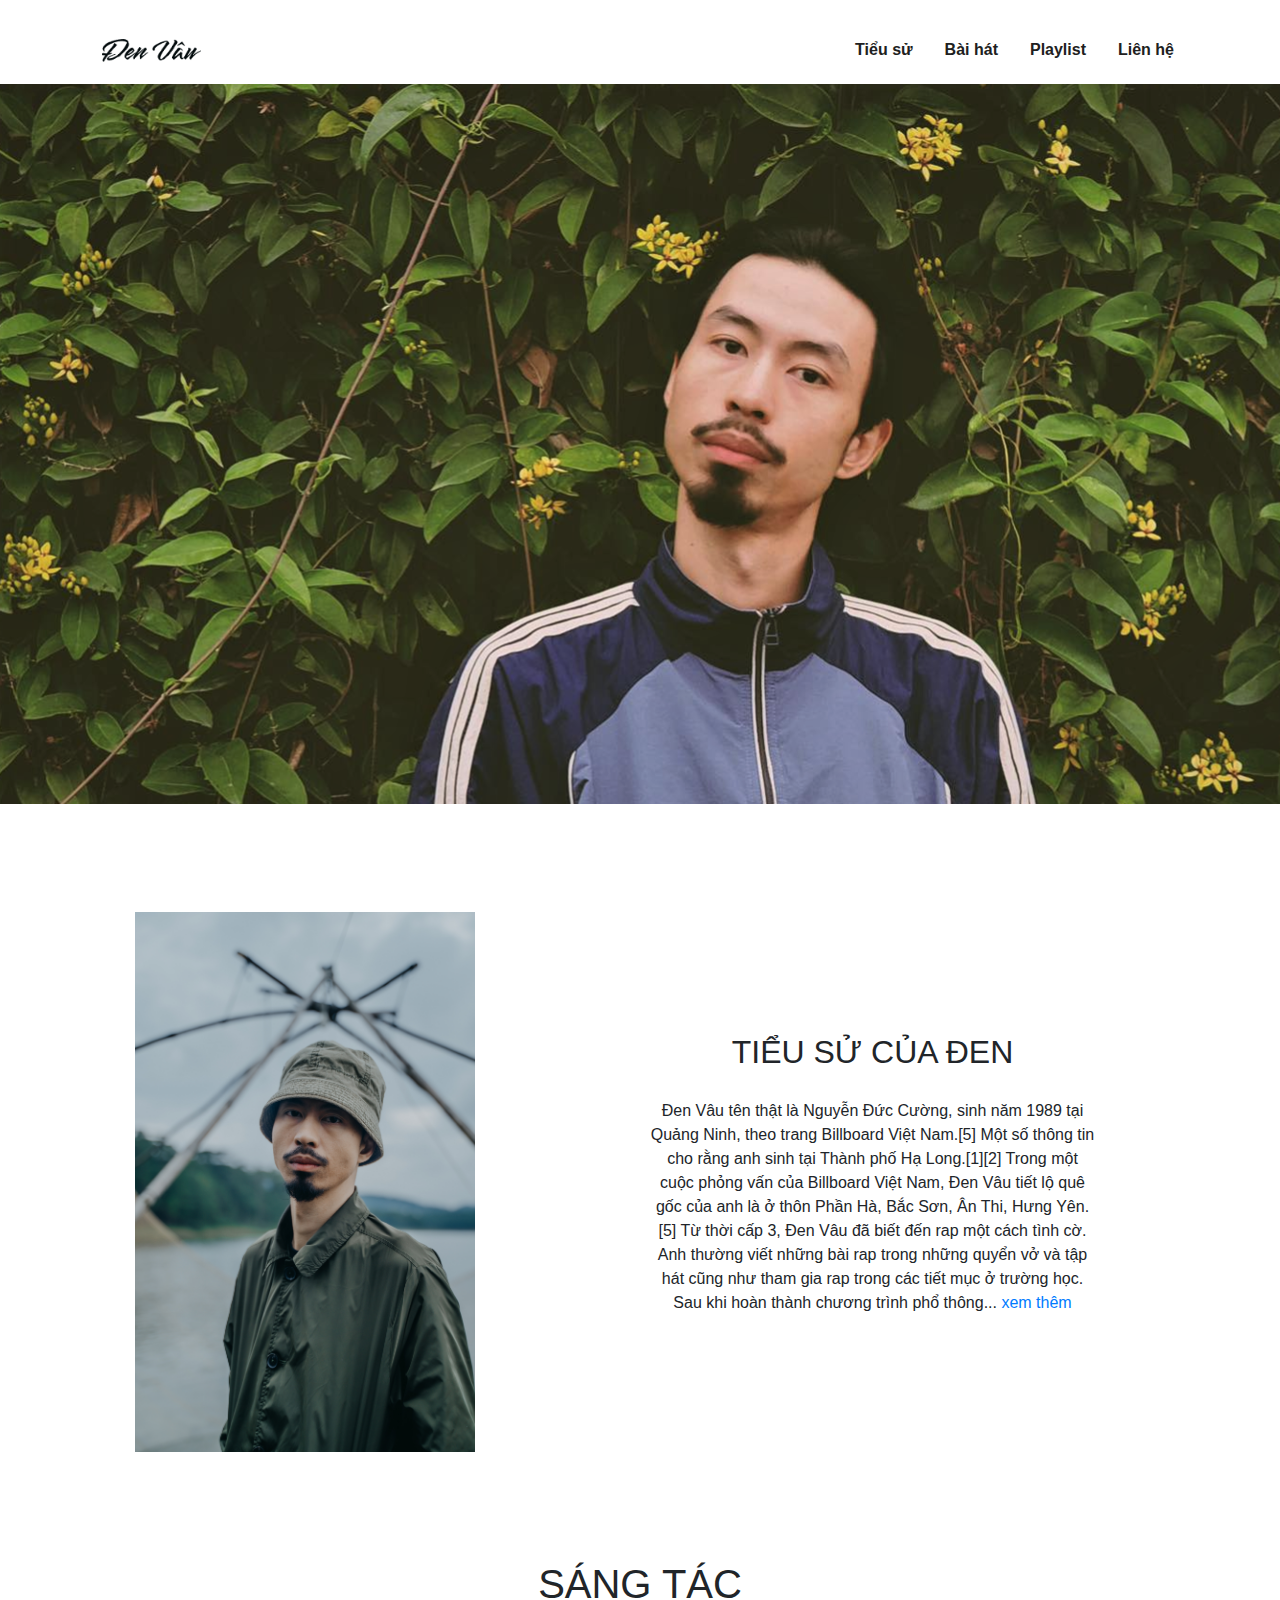
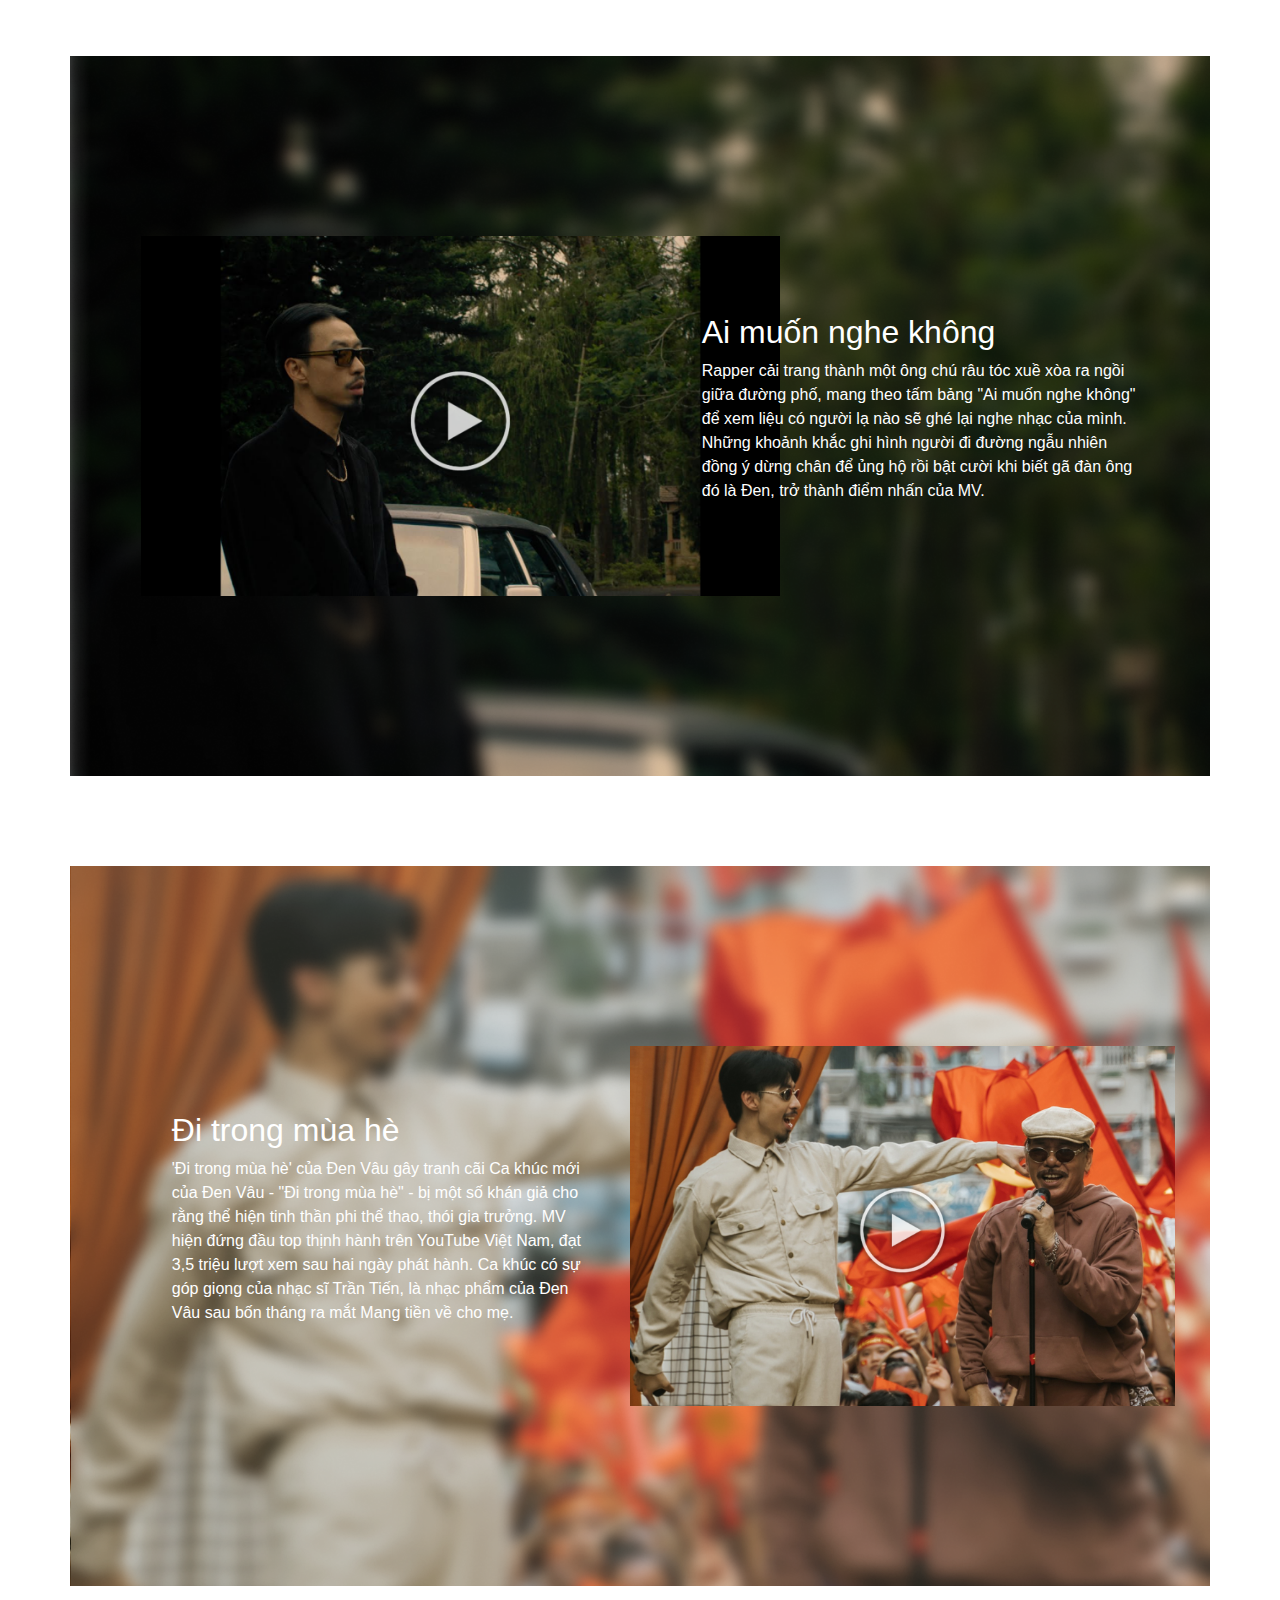
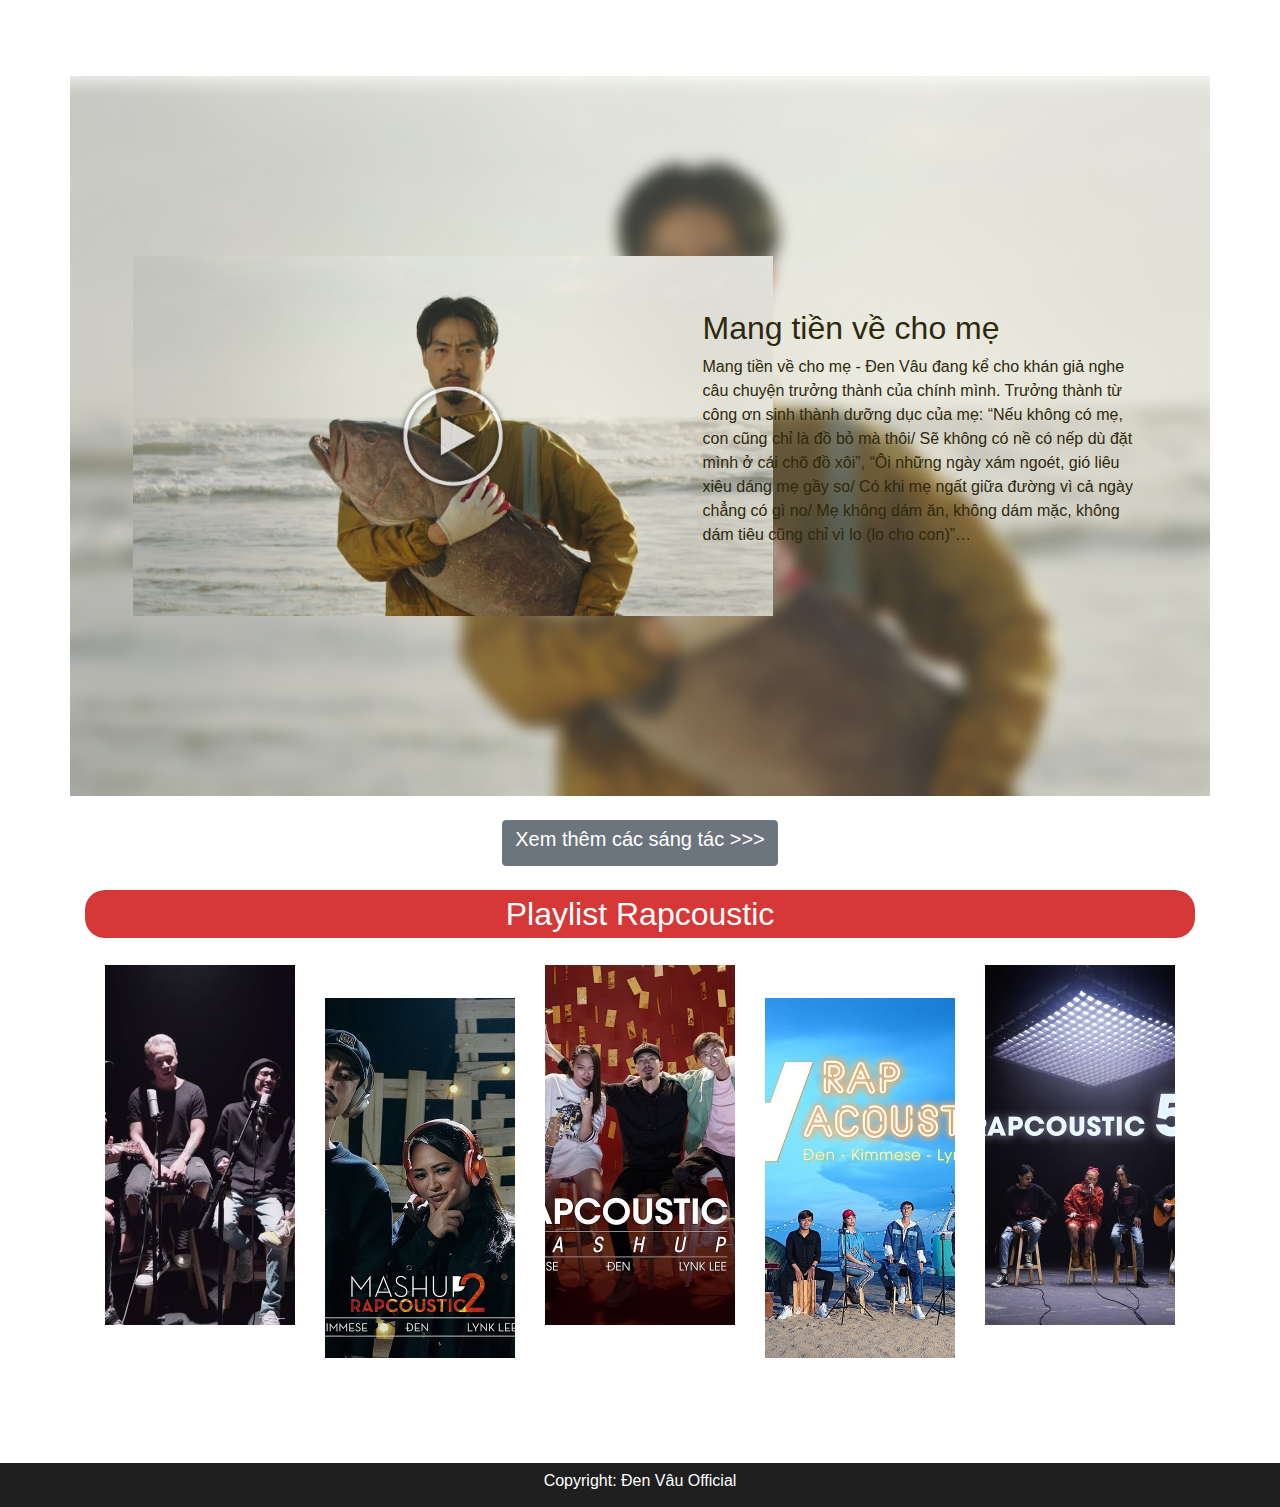
<file: index.html>
<!DOCTYPE html>
<html lang="en">
<head>
    <meta charset="UTF-8">
    <meta http-equiv="X-UA-Compatible" content="IE=edge">
    <meta name="viewport" content="width=device-width, initial-scale=1.0">
    <title>Home</title>
    <link rel="stylesheet" href="css/bootstrap.css">
    <link rel="stylesheet" href="css/style.css">


</head>
<body>
    <section class="header container mt-lg-3 sticky-top">
        <div class=" top d-flex align-items-center justify-content-between">
            <a href=""><img class="logo" src="img/logo.png" alt=""></a>
            <div><ul class="nav">
                <li class="nav-item">
                    <a class="nav-link active" href="trangcon/tieusu.html">Tiểu sử</a>
                  </li>
                <li class="nav-item">
                  <a class="nav-link active" href="#aimuonnghe">Bài hát</a>
                </li>
                <li class="nav-item">
                  <a class="nav-link" href="#playlist">Playlist</a>
                </li>
                <li class="nav-item">
                  <a class="nav-link" href="trangcon/lienhe.html">Liên hệ</a>
                </li>
              </ul></div>
        </div>
    </section>
    <div class="banner1">
    </div>
    <section id="tieusu" class="text-al">
        <div class="row container-md justify-content-between align-items-center">
            <div class="col-4">
                <div class="tieusu-img">
                </div>
            </div>
            <div class="col-6">
                <div class="tieusu-text">
                    <h2>TIỂU SỬ CỦA ĐEN</h2>
                    <p>Đen Vâu tên thật là Nguyễn Đức Cường, sinh năm 1989 tại Quảng Ninh, theo trang Billboard Việt Nam.[5] Một số thông tin cho rằng anh sinh tại Thành phố Hạ Long.[1][2] Trong một cuộc phỏng vấn của Billboard Việt Nam, Đen Vâu tiết lộ quê gốc của anh là ở thôn Phần Hà, Bắc Sơn, Ân Thi, Hưng Yên.[5] Từ thời cấp 3, Đen Vâu đã biết đến rap một cách tình cờ. Anh thường viết những bài rap trong những quyển vở và tập hát cũng như tham gia rap trong các tiết mục ở trường học. Sau khi hoàn thành chương trình phổ thông... <a href="trangcon/tieusu.html">xem thêm</a></p>
                </div>
            </div>
    
        </div>
    </section>
    
    <div class="text-center mb-5 mt-3 font-weight-bolder"><h1>SÁNG TÁC</h1></div>

    <section id="aimuonnghe" class="d-flex flex-column justify-content-center container-lg">
        <div class="row justify-content-center align-items-center">
            <div class="col-6">
                <a href="https://www.youtube.com/watch?v=JxBnLmCOEJ8"><img class=" song-img" src="img/aimuonnghe.png" alt=""></a>
            </div>
            <div class="col-5">
                <h2 class="text-white">Ai muốn nghe không</h2>
                <p class="text-white">Rapper cải trang thành một ông chú râu tóc xuề xòa ra ngồi giữa đường phố, mang theo tấm bảng "Ai muốn nghe không" để xem liệu có người lạ nào sẽ ghé lại nghe nhạc của mình. Những khoảnh khắc ghi hình người đi đường ngẫu nhiên đồng ý dừng chân để ủng hộ rồi bật cười khi biết gã đàn ông đó là Đen, trở thành điểm nhấn của MV.</p>
            </div>
        </div>
    </section>

    <section id="muahe" class="d-flex flex-column justify-content-center container-lg">
        <div class="row justify-content-center align-items-center">
            
            <div class="col-5">
                <h2 class="text-white">Đi trong mùa hè</h2>
                <p class="text-white">
                    'Đi trong mùa hè' của Đen Vâu gây tranh cãi
                    Ca khúc mới của Đen Vâu - "Đi trong mùa hè" - bị một số khán giả cho rằng thể hiện tinh thần phi thể thao, thói gia trưởng.
                    
                    MV hiện đứng đầu top thịnh hành trên YouTube Việt Nam, đạt 3,5 triệu lượt xem sau hai ngày phát hành. Ca khúc có sự góp giọng của nhạc sĩ Trần Tiến, là nhạc phẩm của Đen Vâu sau bốn tháng ra mắt Mang tiền về cho mẹ.
                    
                </p>
            </div>

            <div class="col-6">
                <a href="https://www.youtube.com/watch?v=m-7YVLOgvag"><img class="song-img" src="img/muahe.png" alt=""></a>
            </div>
        </div>
    </section>

    <section id="mangtien" class="d-flex flex-column justify-content-center container-lg">
        <div class="row justify-content-center align-items-center">
            <div class="col-6">
                <a href="https://www.youtube.com/watch?v=UVbv-PJXm14"><img class=" song-img" src="img/mangtien.png" alt=""></a>
            </div>
            <div class="col-5">
                <h2 class="gray">Mang tiền về cho mẹ</h2>
                <p class="gray">Mang tiền về cho mẹ - Đen Vâu đang kể cho khán giả nghe câu chuyện trưởng thành của chính mình. Trưởng thành từ công ơn sinh thành dưỡng dục của mẹ: “Nếu không có mẹ, con cũng chỉ là đồ bỏ mà thôi/ Sẽ không có nề có nếp dù đặt mình ở cái chõ đồ xôi”, “Ôi những ngày xám ngoét, gió liêu xiêu dáng mẹ gầy so/ Có khi mẹ ngất giữa đường vì cả ngày chẳng có gì no/ Mẹ không dám ăn, không dám mặc, không dám tiêu cũng chỉ vì lo (lo cho con)”…</p>
            </div>
        </div>
    </section>

    <div class="text-center m-4">
        <a href="https://www.youtube.com/c/DenVau1305/videos"><button type="button" class="btn btn-secondary"><h5>Xem thêm các sáng tác >>></h5></button></a>
    </div>

    <section id="playlist" class="container text-center">
        <h2 class="red">Playlist Rapcoustic</h2>
        <div class="justify-content-center row">
            <a class="col-2 rap1 box1" href="https://www.youtube.com/watch?v=_GIDyIebKk8"></a>
            <a class="col-2 rap2 mt-lg-5 box1" href="https://www.youtube.com/watch?v=_MhCtjASXZA"></a>
            <a class="col-2 rap3 box1" href="https://www.youtube.com/watch?v=pULwnzgByYw"></a>
            <a class="col-2 rap4 mt-lg-5 box1" href="https://www.youtube.com/watch?v=qv3-HaaxGUc"></a>
            <a class="col-2 rap5 box1" href="https://www.youtube.com/watch?v=59IKR_YVeps"></a>
        </div>
    </section>

    <section class="end">
        <h6>Copyright: Đen Vâu Official</h6>
        
    </section>

    <button onclick="topFunction()" id="myBtn" title="Go to top">Top</button>
    
<script src="buttontop.js"></script>    
<script src="util.js"></script>
<script src="carousel.js"></script>
<script src="bootstrap.js"></script>
</body>
</html>
</file>
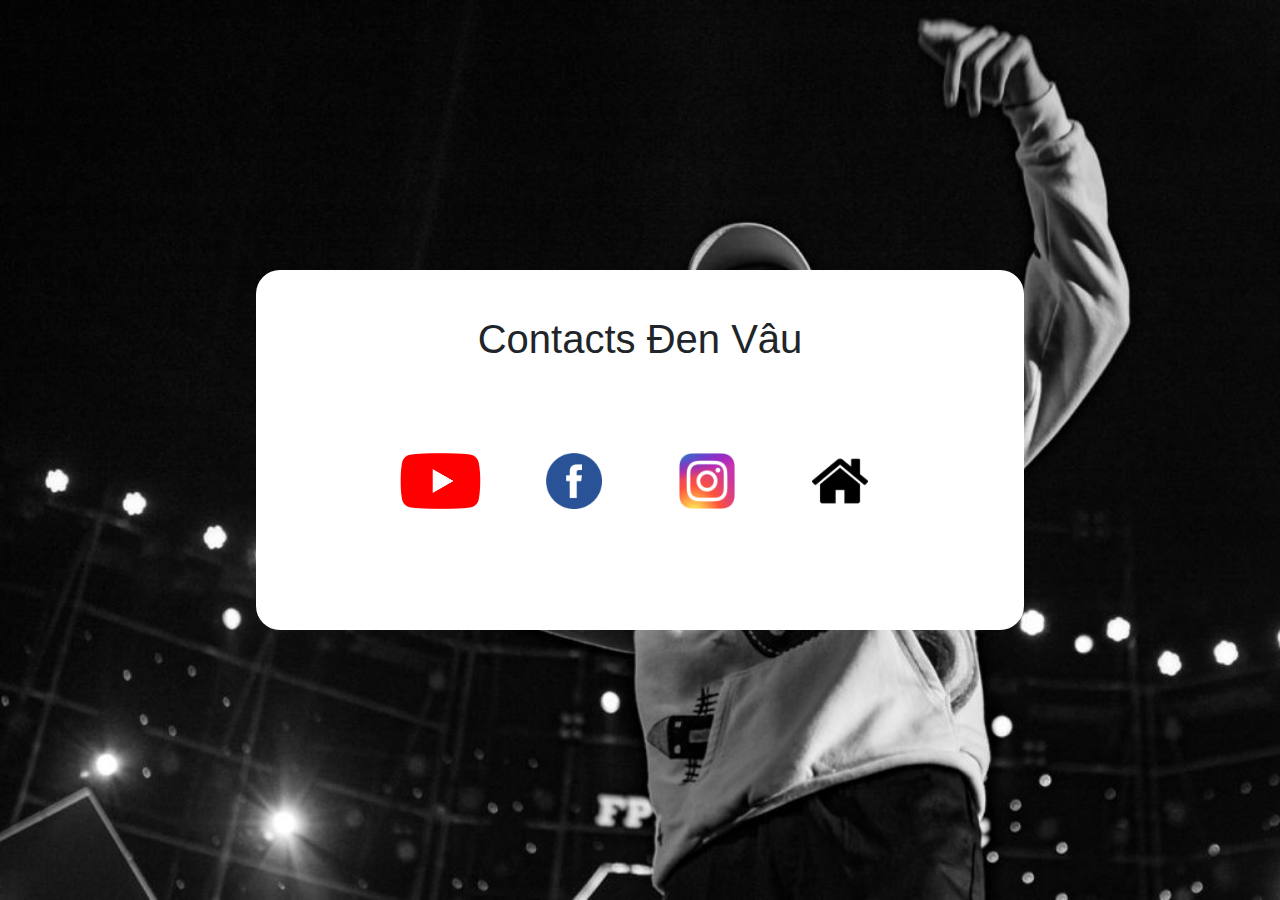
<file: trangcon/lienhe.html>
<!DOCTYPE html>
<html lang="en">
<head>
    <meta charset="UTF-8">
    <meta http-equiv="X-UA-Compatible" content="IE=edge">
    <meta name="viewport" content="width=device-width, initial-scale=1.0">
    <title>Contact</title>
    <link rel="stylesheet" href="../css/bootstrap.css">
    <link rel="stylesheet" href="../css/style.css">
</head>
<body>
    <section class="lienhe">
        <div class="boxlienhe">
            <h1>Contacts Đen Vâu</h1>
            <div class="boxicon row">
                <a class="cont col-2" href="https://www.youtube.com/c/DenVau1305"><img class="iconlienhe" src="../img/YouTube_full-color_icon_(2017).svg.webp" alt=""></a>
                <a class="cont col-2" href="https://www.facebook.com/denvau"><img class="iconlienhe" src="../img/face.png" alt=""></a>
                <a class="cont col-2" href="https://www.instagram.com/den.vau/"><img class="iconlienhe" src="../img/Instagram_logo_2016.svg.png" alt=""></a>
                <a class="cont col-2" href="../index.html"><img class="iconlienhe" src="../img/home.png" alt=""></a>
            </div>
        </div>
    </section>
</body>
</html>
</file>
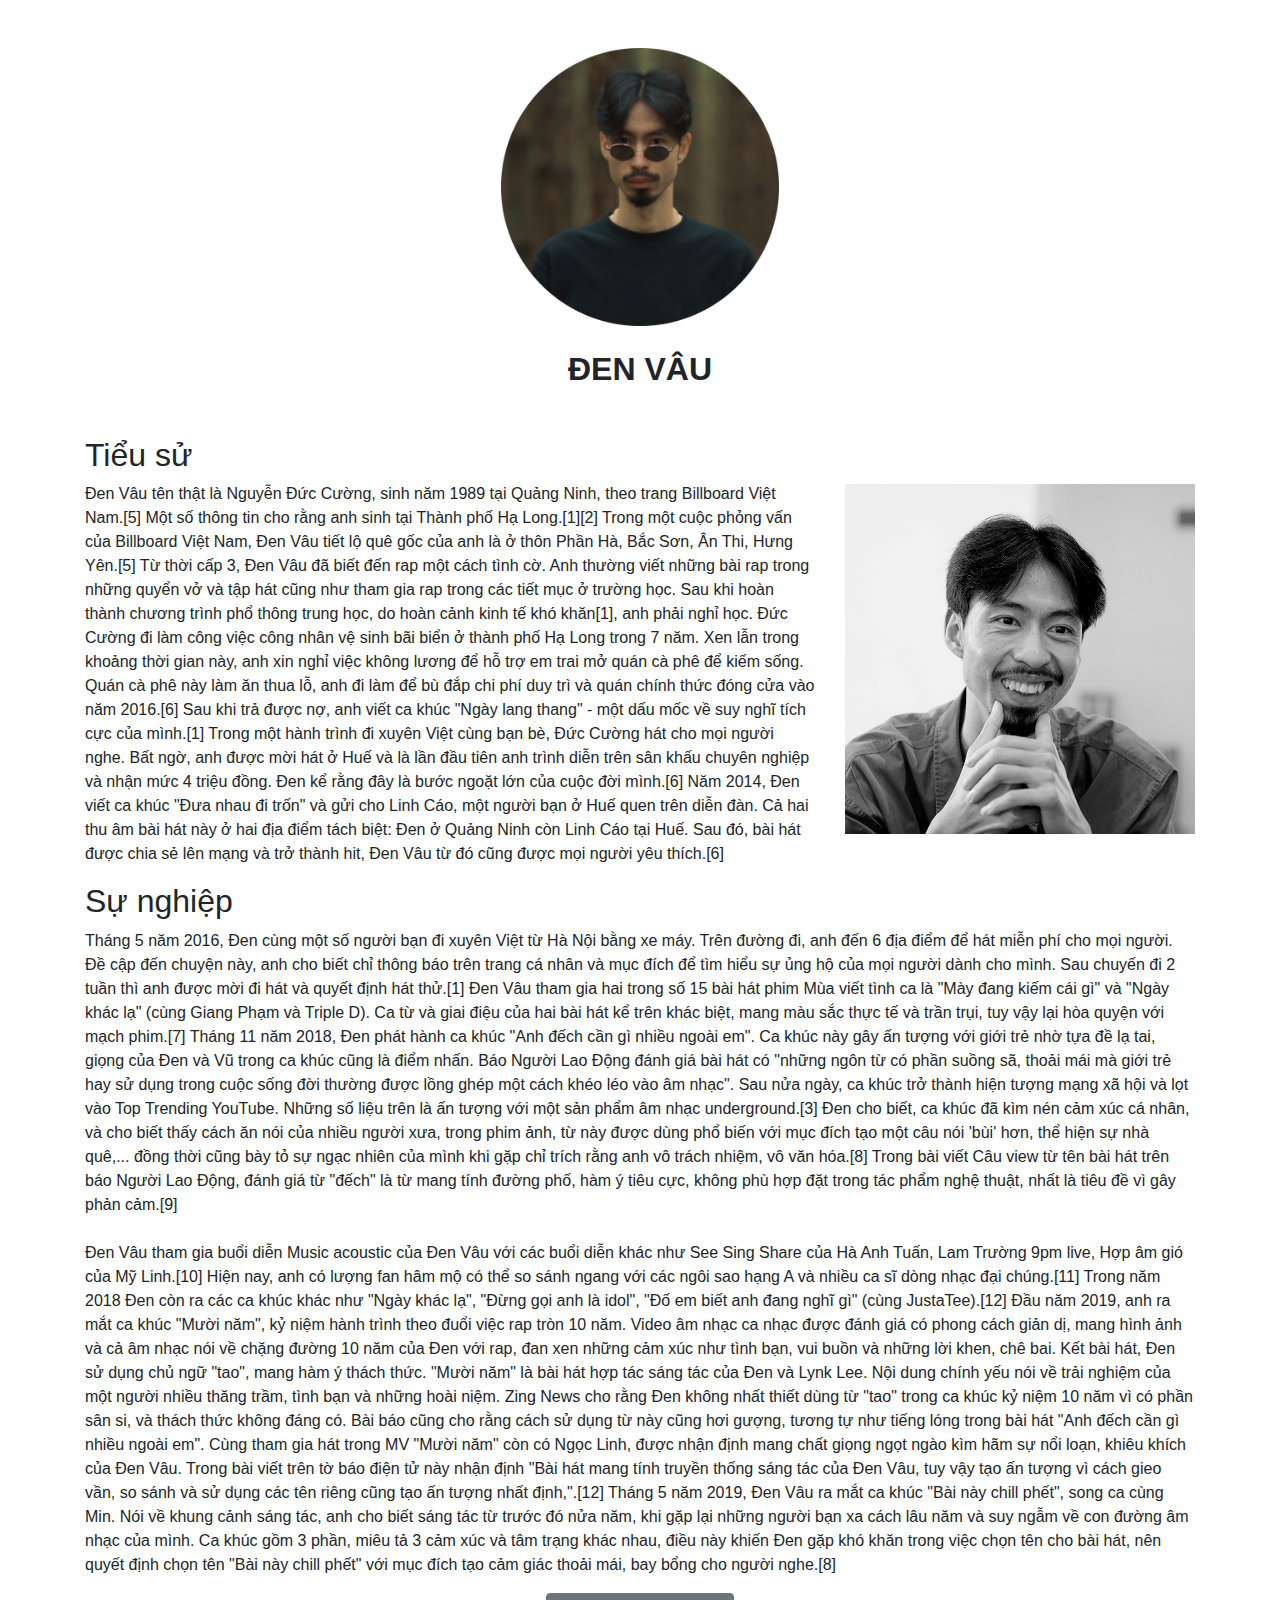
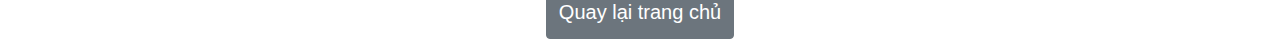
<file: trangcon/tieusu.html>
<!DOCTYPE html>
<html lang="en">
<head>
    <meta charset="UTF-8">
    <meta http-equiv="X-UA-Compatible" content="IE=edge">
    <meta name="viewport" content="width=device-width, initial-scale=1.0">
    <title>About</title>
    <link rel="stylesheet" href="../css/bootstrap.css">
</head>
<body>
    <section class="container text-center mt-5">
        <img class="w-25" src="../img/avt.png" alt="">
        <h2 class="font-weight-bolder mt-4">ĐEN VÂU</h2>
        <div class="row align-items-center mt-5">
            <div class="col-8">
                <div class="text-left">
                    <h2>Tiểu sử</h2>
                    <p>Đen Vâu tên thật là Nguyễn Đức Cường, sinh năm 1989 tại Quảng Ninh, theo trang Billboard Việt Nam.[5] Một số thông tin cho rằng anh sinh tại Thành phố Hạ Long.[1][2] Trong một cuộc phỏng vấn của Billboard Việt Nam, Đen Vâu tiết lộ quê gốc của anh là ở thôn Phần Hà, Bắc Sơn, Ân Thi, Hưng Yên.[5] Từ thời cấp 3, Đen Vâu đã biết đến rap một cách tình cờ. Anh thường viết những bài rap trong những quyển vở và tập hát cũng như tham gia rap trong các tiết mục ở trường học. Sau khi hoàn thành chương trình phổ thông trung học, do hoàn cảnh kinh tế khó khăn[1], anh phải nghỉ học.
        
                        Đức Cường đi làm công việc công nhân vệ sinh bãi biển ở thành phố Hạ Long trong 7 năm. Xen lẫn trong khoảng thời gian này, anh xin nghỉ việc không lương để hỗ trợ em trai mở quán cà phê để kiếm sống. Quán cà phê này làm ăn thua lỗ, anh đi làm để bù đắp chi phí duy trì và quán chính thức đóng cửa vào năm 2016.[6] Sau khi trả được nợ, anh viết ca khúc "Ngày lang thang" - một dấu mốc về suy nghĩ tích cực của mình.[1]
                        
                        Trong một hành trình đi xuyên Việt cùng bạn bè, Đức Cường hát cho mọi người nghe. Bất ngờ, anh được mời hát ở Huế và là lần đầu tiên anh trình diễn trên sân khấu chuyên nghiệp và nhận mức 4 triệu đồng. Đen kể rằng đây là bước ngoặt lớn của cuộc đời mình.[6]
                        
                        Năm 2014, Đen viết ca khúc "Đưa nhau đi trốn" và gửi cho Linh Cáo, một người bạn ở Huế quen trên diễn đàn. Cả hai thu âm bài hát này ở hai địa điểm tách biệt: Đen ở Quảng Ninh còn Linh Cáo tại Huế. Sau đó, bài hát được chia sẻ lên mạng và trở thành hit, Đen Vâu từ đó cũng được mọi người yêu thích.[6]</p>
                </div>
            </div>
            <div class="col-4">
                <img class="w-100" src="../img/avttieusu.jpg" alt="">
            </div>
        </div>

        <div class="text-left">
            <h2>Sự nghiệp</h2>
            <p>Tháng 5 năm 2016, Đen cùng một số người bạn đi xuyên Việt từ Hà Nội bằng xe máy. Trên đường đi, anh đến 6 địa điểm để hát miễn phí cho mọi người. Đề cập đến chuyện này, anh cho biết chỉ thông báo trên trang cá nhân và mục đích để tìm hiểu sự ủng hộ của mọi người dành cho mình. Sau chuyến đi 2 tuần thì anh được mời đi hát và quyết định hát thử.[1]

                Đen Vâu tham gia hai trong số 15 bài hát phim Mùa viết tình ca là "Mày đang kiếm cái gì" và "Ngày khác lạ" (cùng Giang Phạm và Triple D). Ca từ và giai điệu của hai bài hát kể trên khác biệt, mang màu sắc thực tế và trần trụi, tuy vậy lại hòa quyện với mạch phim.[7]
                
                Tháng 11 năm 2018, Đen phát hành ca khúc "Anh đếch cần gì nhiều ngoài em". Ca khúc này gây ấn tượng với giới trẻ nhờ tựa đề lạ tai, giọng của Đen và Vũ trong ca khúc cũng là điểm nhấn. Báo Người Lao Động đánh giá bài hát có "những ngôn từ có phần suồng sã, thoải mái mà giới trẻ hay sử dụng trong cuộc sống đời thường được lồng ghép một cách khéo léo vào âm nhạc". Sau nửa ngày, ca khúc trở thành hiện tượng mạng xã hội và lọt vào Top Trending YouTube. Những số liệu trên là ấn tượng với một sản phẩm âm nhạc underground.[3] Đen cho biết, ca khúc đã kìm nén cảm xúc cá nhân, và cho biết thấy cách ăn nói của nhiều người xưa, trong phim ảnh, từ này được dùng phổ biến với mục đích tạo một câu nói 'bùi' hơn, thể hiện sự nhà quê,... đồng thời cũng bày tỏ sự ngạc nhiên của mình khi gặp chỉ trích rằng anh vô trách nhiệm, vô văn hóa.[8] Trong bài viết Câu view từ tên bài hát trên báo Người Lao Động, đánh giá từ "đếch" là từ mang tính đường phố, hàm ý tiêu cực, không phù hợp đặt trong tác phẩm nghệ thuật, nhất là tiêu đề vì gây phản cảm.[9] <br> <br>
                
                Đen Vâu tham gia buổi diễn Music acoustic của Đen Vâu với các buổi diễn khác như See Sing Share của Hà Anh Tuấn, Lam Trường 9pm live, Hợp âm gió của Mỹ Linh.[10] Hiện nay, anh có lượng fan hâm mộ có thể so sánh ngang với các ngôi sao hạng A và nhiều ca sĩ dòng nhạc đại chúng.[11]
                
                Trong năm 2018 Đen còn ra các ca khúc khác như "Ngày khác lạ", "Đừng gọi anh là idol", "Đố em biết anh đang nghĩ gì" (cùng JustaTee).[12]
                
                Đầu năm 2019, anh ra mắt ca khúc "Mười năm", kỷ niệm hành trình theo đuổi việc rap tròn 10 năm. Video âm nhạc ca nhạc được đánh giá có phong cách giản dị, mang hình ảnh và cả âm nhạc nói về chặng đường 10 năm của Đen với rap, đan xen những cảm xúc như tình bạn, vui buồn và những lời khen, chê bai. Kết bài hát, Đen sử dụng chủ ngữ "tao", mang hàm ý thách thức. "Mười năm" là bài hát hợp tác sáng tác của Đen và Lynk Lee. Nội dung chính yếu nói về trải nghiệm của một người nhiều thăng trầm, tình bạn và những hoài niệm. Zing News cho rằng Đen không nhất thiết dùng từ "tao" trong ca khúc kỷ niệm 10 năm vì có phần sân si, và thách thức không đáng có. Bài báo cũng cho rằng cách sử dụng từ này cũng hơi gượng, tương tự như tiếng lóng trong bài hát "Anh đếch cần gì nhiều ngoài em". Cùng tham gia hát trong MV "Mười năm" còn có Ngọc Linh, được nhận định mang chất giọng ngọt ngào kìm hãm sự nổi loạn, khiêu khích của Đen Vâu. Trong bài viết trên tờ báo điện tử này nhận định "Bài hát mang tính truyền thống sáng tác của Đen Vâu, tuy vậy tạo ấn tượng vì cách gieo vần, so sánh và sử dụng các tên riêng cũng tạo ấn tượng nhất định,".[12]
                
                Tháng 5 năm 2019, Đen Vâu ra mắt ca khúc "Bài này chill phết", song ca cùng Min. Nói về khung cảnh sáng tác, anh cho biết sáng tác từ trước đó nửa năm, khi gặp lại những người bạn xa cách lâu năm và suy ngẫm về con đường âm nhạc của mình. Ca khúc gồm 3 phần, miêu tả 3 cảm xúc và tâm trạng khác nhau, điều này khiến Đen gặp khó khăn trong việc chọn tên cho bài hát, nên quyết định chọn tên "Bài này chill phết" với mục đích tạo cảm giác thoải mái, bay bổng cho người nghe.[8]
                
                </p>
        </div>
        <a class="mt-5" href="../index.html"><button type="button" class="btn btn-secondary"><h5>Quay lại trang chủ</h5></button></a>
    </section>
</body>
</html>
</file>
<file: css/style.css>
*{
    padding: 0;
    margin: 0;
    box-sizing: border-box;
}
.logo{
    height: 80%;
    width: 80%;
}
.top{
    margin: 10px 0;
    text-align: center;
    width: 100%;
}
.banner1{
    width: 100%;
    height: 80vh;
    background-image: url(../img/landing.png);
    background-size: cover;
}
.nav li a{
    font-weight: bold;
    color: rgb(32, 32, 32);
}
.tieusu-img{
    margin-left: 120px;

    background-image: url(../img/anhtieusu.jpg);
    background-size: cover;
    height: 60vh;
    width: 100%;
}
.tieusu-text{
    padding-left: 80px;
}
.text-al{
    text-align: center;
}
#tieusu{
    margin-top: 12vh;
    margin-bottom: 12vh;
}
#tieusu h2{
    margin-bottom: 28px;
}
#aimuonnghe{
    background-image: url(../img/Group\ 1.png);
    width: 100%;
    height: 80vh;
    background-size: cover;
    margin-bottom: 10vh; 
    padding: 0 24px;
}

#muahe{
    background-image: url(../img/Group\ 2.png);
    width: 100%;
    height: 80vh;
    background-size: cover;
    padding-left: 56px;
    margin-bottom: 10vh;
}

#mangtien{
    background-image: url(../img/Group\ 3.png);
    width: 100%;
    height: 80vh;
    background-size: cover;

}

.song-img{
    height: 40vh;
    width: auto;
}
.cen{
    margin: 0 auto;
}
.gray{
    color: rgb(46, 41, 12);
}
.box1{
    background-color: aquamarine;
    height: 40vh;
    width: 100%;
    margin: 15px;
    justify-content: center;
    align-items: center;
}
.rap1{
    background-image: url(../img/rap1.jpg);
    background-size: cover;
    background-position: center;
}
.rap2{
    background-image: url(../img/rap2.jpg);
    background-size: cover;
    background-position: center;
}
.rap3{
    background-image: url(../img/rap3.jpg);
    background-size: cover;
    background-position: center;
}
.rap4{
    background-image: url(../img/rap4.jpg);
    background-size: cover;
    background-position: center;
}
.rap5{
    background-image: url(../img/rap5.jpg);
    background-size: cover;
    background-position: center;
}
.red{
    background-color: rgb(214, 55, 55);
    color: white;
    border-radius: 20px;
    padding: 5px 0;
    margin-bottom: 12px;
}

#myBtn {
    display: none;
    position: fixed; 
    bottom: 20px;
    right: 30px; 
    z-index: 99; 
    border: none; 
    outline: none; 
    background-color: rgb(70, 70, 70); 
    color: white; 
    cursor: pointer; 
    padding: 15px; 
    border-radius: 50px;
    font-size: 18px; 
  }
  
  #myBtn:hover {
    background-color: rgb(255, 238, 82); 
  }

  .lienhe{
    width: 100%;
    height: 100vh;
    background-image: url(../img/coverlienhe.jpg);
    background-size: cover;
    display: flex;
    justify-content: center;
    align-items: center;
    text-align: center;
  }
  .boxlienhe{
    text-align: center;
    width: 60%;
    height: 40vh;
    background-color: white;
    border-radius: 24px;
    padding-top: 5vh
    ;

  }
  .boxicon{  
    margin-top: 10vh;
    justify-content: center;
    align-content: center;
    align-items: center;
    
  }
  .cont{
    width: 100%;
  }
  .iconlienhe{
    height: 56px;
    width: auto;
  }
  .end{
    background-color: rgb(31, 31, 31);
    text-align: center;
    padding: 8px 0;
    margin-top: 10vh;
  }
  .end h6{
    color: white;
  }
  .header{
    background-color: white;
    padding: 4px 20px;
    border-radius: 36px;
  }
</file>
